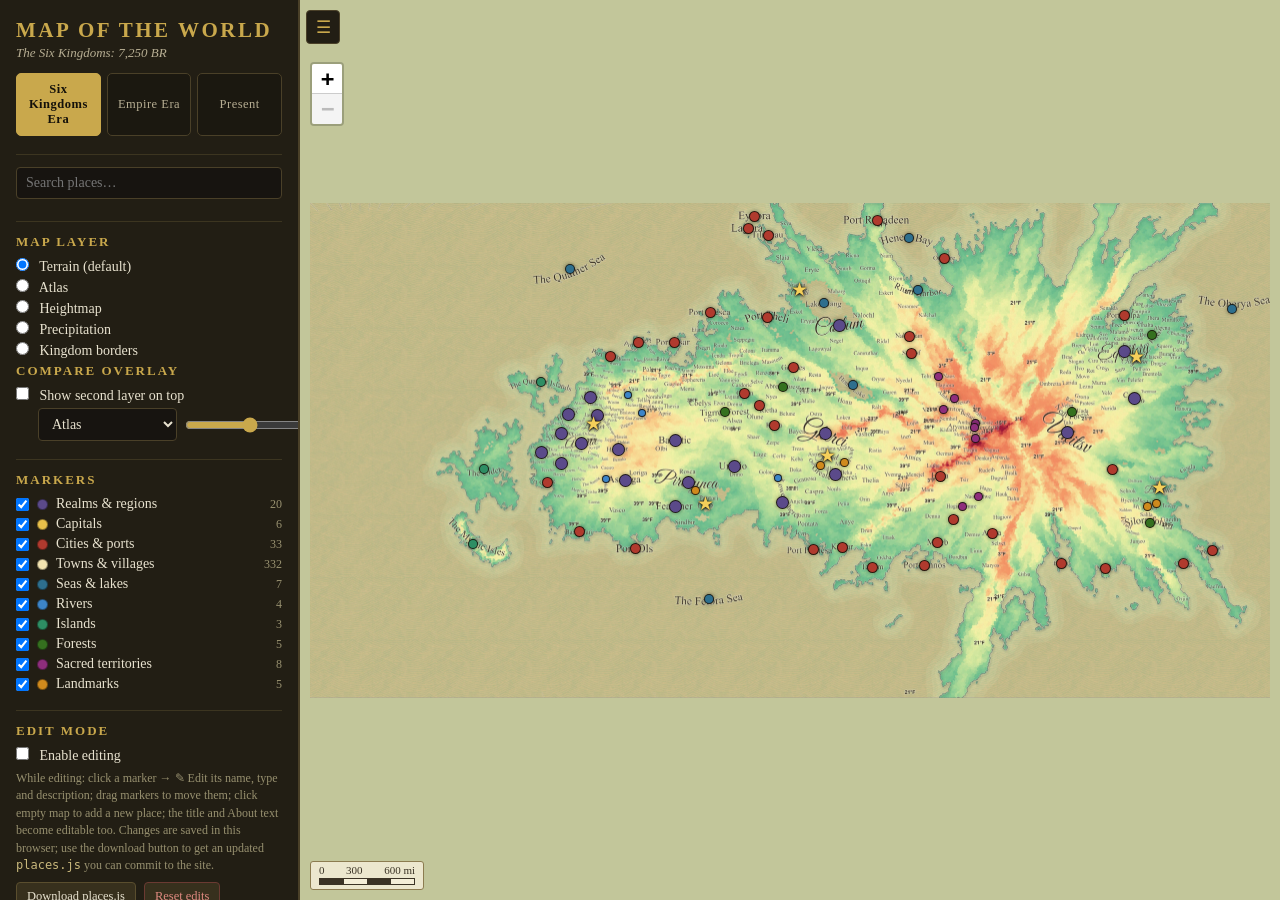
<file: index.html>
<!DOCTYPE html>
<html lang="en">
<head>
<meta charset="utf-8">
<meta name="viewport" content="width=device-width, initial-scale=1">
<title>Map of the World: The Six Kingdoms</title>
<link rel="icon" href="data:image/svg+xml,<svg xmlns='http://www.w3.org/2000/svg' viewBox='0 0 100 100'><text y='.9em' font-size='90'>🗺️</text></svg>">
<link rel="stylesheet" href="vendor/leaflet/leaflet.css">
<link rel="stylesheet" href="css/style.css?v=36">
</head>
<body>
<div id="app">
  <aside id="sidebar">
    <button id="sidebar-toggle" title="Toggle panel">&#9776;</button>
    <div id="sidebar-inner">
      <header>
        <h1 data-edit="title">Map of the World</h1>
        <p class="subtitle" data-edit="subtitle">The Six Kingdoms: 7,250 BR</p>
      </header>

      <div id="era-tabs">
        <button class="era-tab active" data-world="six">Six Kingdoms Era</button>
        <button class="era-tab" data-world="empire">Empire Era</button>
        <button class="era-tab" data-world="present">Present</button>
      </div>

      <div class="panel">
        <input id="search" type="search" placeholder="Search places&hellip;" autocomplete="off">
        <ul id="search-results"></ul>
      </div>

      <div class="panel">
        <h2>Map layer</h2>
        <div id="base-layers"></div>
        <h2>Compare overlay</h2>
        <label class="row"><input type="checkbox" id="cmp-on"> Show second layer on top</label>
        <div class="row indent">
          <select id="cmp-layer"></select>
          <input type="range" id="cmp-opacity" min="0" max="100" value="50" title="Overlay opacity">
        </div>
      </div>

      <div class="panel">
        <h2>Markers</h2>
        <div id="cat-toggles"></div>
      </div>

      <div class="panel">
        <h2>Edit mode</h2>
        <label class="row"><input type="checkbox" id="edit-on"> Enable editing</label>
        <p class="hint">While editing: click a marker &rarr; ✎ Edit its name, type
        and description; drag markers to move them; click empty map to add a new
        place; the title and About text become editable too. Changes are saved in
        this browser; use the download button to get an updated
        <code>places.js</code> you can commit to the site.</p>
        <div class="btn-row">
          <button id="export-btn">Download places.js</button>
          <button id="reset-btn" class="danger">Reset edits</button>
        </div>
      </div>

      <div class="panel">
        <h2 class="collapser" data-target="dist-body">Distance tracker <span class="chev">&#9662;</span></h2>
        <div id="dist-body" class="hidden">
          <p class="hint">Type two places, or click near two markers on the map and use
          <b>Measure ▸ start / ▸ end</b>. Shows overland distance and travel time; if both
          sit on the coast a sea route and sailing time appear too, and inland places are
          flagged as not reachable by ship.</p>
          <input id="dist-a" list="place-list" placeholder="From&hellip;" autocomplete="off">
          <input id="dist-b" list="place-list" placeholder="To&hellip;" autocomplete="off">
          <datalist id="place-list"></datalist>
          <div id="dist-result" class="hint"></div>
        </div>
      </div>

      <div class="panel">
        <h2 class="collapser" data-target="export-body">Export <span class="chev">&#9662;</span></h2>
        <div id="export-body" class="hidden">
          <p class="hint">Save an image of the current view (pan/zoom to frame it
          first; visible markers are included), or build a document.
          Toggles apply to documents:</p>
          <label class="row"><input type="checkbox" id="ex-map" checked> Full map image</label>
          <label class="row"><input type="checkbox" id="ex-kingdoms" checked> Kingdoms &amp; regions</label>
          <label class="row"><input type="checkbox" id="ex-settlements" checked> Cities &amp; towns</label>
          <label class="row"><input type="checkbox" id="ex-waters" checked> Seas, lakes &amp; rivers</label>
          <label class="row"><input type="checkbox" id="ex-islands" checked> Islands &amp; forests</label>
          <label class="row"><input type="checkbox" id="ex-sacred" checked> Sacred territories &amp; landmarks</label>
          <label class="row"><input type="checkbox" id="ex-biomes" checked> Biomes by kingdom</label>
          <div class="row indent">
            <select id="ex-format">
              <option value="png">Image of current view (.png)</option>
              <option value="jpg">Image of current view (.jpg)</option>
              <option value="html">Web page (.html)</option>
              <option value="md">Markdown (.md)</option>
              <option value="txt">Plain text (.txt)</option>
            </select>
          </div>
          <div class="btn-row"><button id="ex-go">Generate document</button></div>
        </div>
      </div>

      <div class="panel">
        <h2 class="collapser" data-target="biome-legend">Biomes <span class="chev">&#9662;</span></h2>
        <ul id="biome-legend" class="hidden"></ul>
      </div>

      <div class="panel about">
        <h2>About</h2>
        <p data-edit="about1">A map of the six kingdoms of the world, as they stood
        in 7,250 BR.</p>
      </div>
    </div>
  </aside>
  <div id="map"></div>
</div>
<script src="vendor/leaflet/leaflet.js"></script>
<script src="js/places.js?v=36"></script>
<script src="js/places_empire.js?v=36"></script>
<script src="js/places_present.js?v=36"></script>
<script src="js/searoutes.js?v=36"></script>
<script src="js/app.js?v=36"></script>
</body>
</html>
</file>
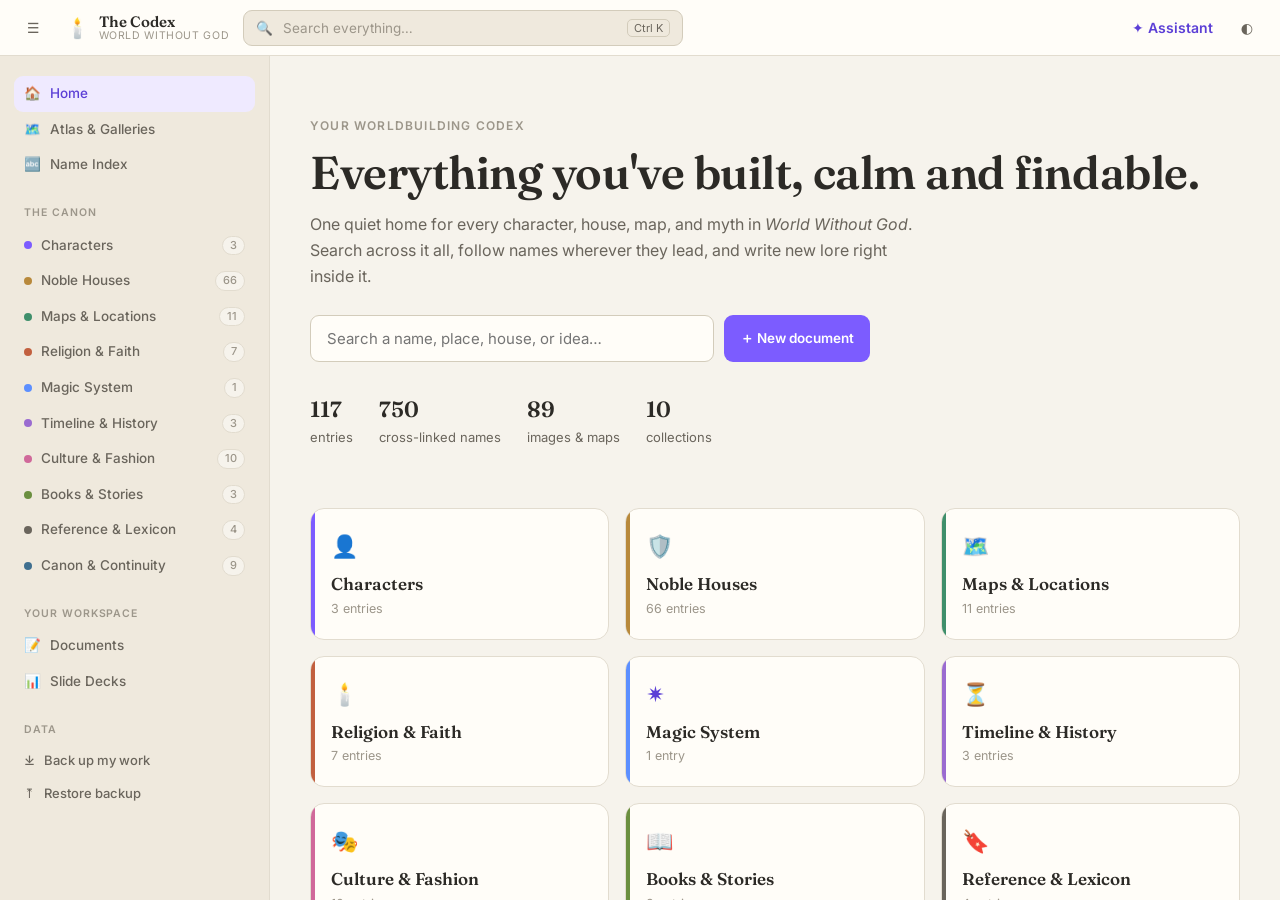
<file: site/index.html>
<!doctype html>
<html lang="en" data-theme="light">
<head>
<meta charset="utf-8">
<meta name="viewport" content="width=device-width, initial-scale=1">
<title>The Codex · World Without God</title>
<link rel="preconnect" href="https://fonts.googleapis.com">
<link rel="stylesheet" href="css/app.css">
<link rel="icon" href="data:image/svg+xml,%3Csvg xmlns='http://www.w3.org/2000/svg' viewBox='0 0 100 100'%3E%3Ctext y='.9em' font-size='90'%3E%F0%9F%95%AF%EF%B8%8F%3C/text%3E%3C/svg%3E">
</head>
<body>
<div id="app" class="loading">
  <!-- Top bar -->
  <header class="topbar">
    <button id="sidebarToggle" class="icon-btn" title="Toggle sidebar" aria-label="Toggle sidebar">☰</button>
    <a class="brand" href="#/">
      <span class="brand-mark">🕯️</span>
      <span class="brand-text">The Codex<small>World Without God</small></span>
    </a>
    <button id="searchOpen" class="search-trigger" title="Search (Ctrl+K)">
      <span>🔍</span><span class="st-label">Search everything…</span><kbd>Ctrl K</kbd>
    </button>
    <div class="topbar-right">
      <button id="assistantToggle" class="icon-btn accent" title="Codex Assistant">✦ Assistant</button>
      <button id="themeToggle" class="icon-btn" title="Toggle light / dark">◐</button>
    </div>
  </header>

  <!-- Sidebar -->
  <aside class="sidebar" id="sidebar">
    <nav id="nav"></nav>
  </aside>

  <!-- Main -->
  <main class="main" id="view"></main>

  <!-- Assistant panel -->
  <aside class="assistant" id="assistant" hidden>
    <div class="assistant-head">
      <strong>✦ Codex Assistant</strong>
      <button class="icon-btn" id="assistantClose" title="Close">✕</button>
    </div>
    <p class="assistant-sub">Your canon, at your fingertips. Type a name to pull everything you've written about it — or keep this open while you write and it recognises names as you go.</p>
    <input id="assistantInput" class="assistant-input" placeholder="Look up a name, place, house…" autocomplete="off">
    <div class="assistant-body" id="assistantBody"></div>
  </aside>

  <!-- Search overlay -->
  <div class="search-overlay" id="searchOverlay" hidden>
    <div class="search-box">
      <input id="searchInput" placeholder="Search characters, houses, places, lore…" autocomplete="off">
      <div class="search-hint">Type to search across everything · <kbd>Esc</kbd> to close</div>
      <div class="search-results" id="searchResults"></div>
    </div>
  </div>
</div>

<script src="data/db.js"></script>
<script src="js/app.js"></script>
<script src="js/editor.js"></script>
</body>
</html>
</file>
<file: vendor/leaflet/leaflet.css>
/* required styles */

.leaflet-pane,
.leaflet-tile,
.leaflet-marker-icon,
.leaflet-marker-shadow,
.leaflet-tile-container,
.leaflet-pane > svg,
.leaflet-pane > canvas,
.leaflet-zoom-box,
.leaflet-image-layer,
.leaflet-layer {
	position: absolute;
	left: 0;
	top: 0;
	}
.leaflet-container {
	overflow: hidden;
	}
.leaflet-tile,
.leaflet-marker-icon,
.leaflet-marker-shadow {
	-webkit-user-select: none;
	   -moz-user-select: none;
	        user-select: none;
	  -webkit-user-drag: none;
	}
/* Prevents IE11 from highlighting tiles in blue */
.leaflet-tile::selection {
	background: transparent;
}
/* Safari renders non-retina tile on retina better with this, but Chrome is worse */
.leaflet-safari .leaflet-tile {
	image-rendering: -webkit-optimize-contrast;
	}
/* hack that prevents hw layers "stretching" when loading new tiles */
.leaflet-safari .leaflet-tile-container {
	width: 1600px;
	height: 1600px;
	-webkit-transform-origin: 0 0;
	}
.leaflet-marker-icon,
.leaflet-marker-shadow {
	display: block;
	}
/* .leaflet-container svg: reset svg max-width decleration shipped in Joomla! (joomla.org) 3.x */
/* .leaflet-container img: map is broken in FF if you have max-width: 100% on tiles */
.leaflet-container .leaflet-overlay-pane svg {
	max-width: none !important;
	max-height: none !important;
	}
.leaflet-container .leaflet-marker-pane img,
.leaflet-container .leaflet-shadow-pane img,
.leaflet-container .leaflet-tile-pane img,
.leaflet-container img.leaflet-image-layer,
.leaflet-container .leaflet-tile {
	max-width: none !important;
	max-height: none !important;
	width: auto;
	padding: 0;
	}

.leaflet-container img.leaflet-tile {
	/* See: https://bugs.chromium.org/p/chromium/issues/detail?id=600120 */
	mix-blend-mode: plus-lighter;
}

.leaflet-container.leaflet-touch-zoom {
	-ms-touch-action: pan-x pan-y;
	touch-action: pan-x pan-y;
	}
.leaflet-container.leaflet-touch-drag {
	-ms-touch-action: pinch-zoom;
	/* Fallback for FF which doesn't support pinch-zoom */
	touch-action: none;
	touch-action: pinch-zoom;
}
.leaflet-container.leaflet-touch-drag.leaflet-touch-zoom {
	-ms-touch-action: none;
	touch-action: none;
}
.leaflet-container {
	-webkit-tap-highlight-color: transparent;
}
.leaflet-container a {
	-webkit-tap-highlight-color: rgba(51, 181, 229, 0.4);
}
.leaflet-tile {
	filter: inherit;
	visibility: hidden;
	}
.leaflet-tile-loaded {
	visibility: inherit;
	}
.leaflet-zoom-box {
	width: 0;
	height: 0;
	-moz-box-sizing: border-box;
	     box-sizing: border-box;
	z-index: 800;
	}
/* workaround for https://bugzilla.mozilla.org/show_bug.cgi?id=888319 */
.leaflet-overlay-pane svg {
	-moz-user-select: none;
	}

.leaflet-pane         { z-index: 400; }

.leaflet-tile-pane    { z-index: 200; }
.leaflet-overlay-pane { z-index: 400; }
.leaflet-shadow-pane  { z-index: 500; }
.leaflet-marker-pane  { z-index: 600; }
.leaflet-tooltip-pane   { z-index: 650; }
.leaflet-popup-pane   { z-index: 700; }

.leaflet-map-pane canvas { z-index: 100; }
.leaflet-map-pane svg    { z-index: 200; }

.leaflet-vml-shape {
	width: 1px;
	height: 1px;
	}
.lvml {
	behavior: url(#default#VML);
	display: inline-block;
	position: absolute;
	}


/* control positioning */

.leaflet-control {
	position: relative;
	z-index: 800;
	pointer-events: visiblePainted; /* IE 9-10 doesn't have auto */
	pointer-events: auto;
	}
.leaflet-top,
.leaflet-bottom {
	position: absolute;
	z-index: 1000;
	pointer-events: none;
	}
.leaflet-top {
	top: 0;
	}
.leaflet-right {
	right: 0;
	}
.leaflet-bottom {
	bottom: 0;
	}
.leaflet-left {
	left: 0;
	}
.leaflet-control {
	float: left;
	clear: both;
	}
.leaflet-right .leaflet-control {
	float: right;
	}
.leaflet-top .leaflet-control {
	margin-top: 10px;
	}
.leaflet-bottom .leaflet-control {
	margin-bottom: 10px;
	}
.leaflet-left .leaflet-control {
	margin-left: 10px;
	}
.leaflet-right .leaflet-control {
	margin-right: 10px;
	}


/* zoom and fade animations */

.leaflet-fade-anim .leaflet-popup {
	opacity: 0;
	-webkit-transition: opacity 0.2s linear;
	   -moz-transition: opacity 0.2s linear;
	        transition: opacity 0.2s linear;
	}
.leaflet-fade-anim .leaflet-map-pane .leaflet-popup {
	opacity: 1;
	}
.leaflet-zoom-animated {
	-webkit-transform-origin: 0 0;
	    -ms-transform-origin: 0 0;
	        transform-origin: 0 0;
	}
svg.leaflet-zoom-animated {
	will-change: transform;
}

.leaflet-zoom-anim .leaflet-zoom-animated {
	-webkit-transition: -webkit-transform 0.25s cubic-bezier(0,0,0.25,1);
	   -moz-transition:    -moz-transform 0.25s cubic-bezier(0,0,0.25,1);
	        transition:         transform 0.25s cubic-bezier(0,0,0.25,1);
	}
.leaflet-zoom-anim .leaflet-tile,
.leaflet-pan-anim .leaflet-tile {
	-webkit-transition: none;
	   -moz-transition: none;
	        transition: none;
	}

.leaflet-zoom-anim .leaflet-zoom-hide {
	visibility: hidden;
	}


/* cursors */

.leaflet-interactive {
	cursor: pointer;
	}
.leaflet-grab {
	cursor: -webkit-grab;
	cursor:    -moz-grab;
	cursor:         grab;
	}
.leaflet-crosshair,
.leaflet-crosshair .leaflet-interactive {
	cursor: crosshair;
	}
.leaflet-popup-pane,
.leaflet-control {
	cursor: auto;
	}
.leaflet-dragging .leaflet-grab,
.leaflet-dragging .leaflet-grab .leaflet-interactive,
.leaflet-dragging .leaflet-marker-draggable {
	cursor: move;
	cursor: -webkit-grabbing;
	cursor:    -moz-grabbing;
	cursor:         grabbing;
	}

/* marker & overlays interactivity */
.leaflet-marker-icon,
.leaflet-marker-shadow,
.leaflet-image-layer,
.leaflet-pane > svg path,
.leaflet-tile-container {
	pointer-events: none;
	}

.leaflet-marker-icon.leaflet-interactive,
.leaflet-image-layer.leaflet-interactive,
.leaflet-pane > svg path.leaflet-interactive,
svg.leaflet-image-layer.leaflet-interactive path {
	pointer-events: visiblePainted; /* IE 9-10 doesn't have auto */
	pointer-events: auto;
	}

/* visual tweaks */

.leaflet-container {
	background: #ddd;
	outline-offset: 1px;
	}
.leaflet-container a {
	color: #0078A8;
	}
.leaflet-zoom-box {
	border: 2px dotted #38f;
	background: rgba(255,255,255,0.5);
	}


/* general typography */
.leaflet-container {
	font-family: "Helvetica Neue", Arial, Helvetica, sans-serif;
	font-size: 12px;
	font-size: 0.75rem;
	line-height: 1.5;
	}


/* general toolbar styles */

.leaflet-bar {
	box-shadow: 0 1px 5px rgba(0,0,0,0.65);
	border-radius: 4px;
	}
.leaflet-bar a {
	background-color: #fff;
	border-bottom: 1px solid #ccc;
	width: 26px;
	height: 26px;
	line-height: 26px;
	display: block;
	text-align: center;
	text-decoration: none;
	color: black;
	}
.leaflet-bar a,
.leaflet-control-layers-toggle {
	background-position: 50% 50%;
	background-repeat: no-repeat;
	display: block;
	}
.leaflet-bar a:hover,
.leaflet-bar a:focus {
	background-color: #f4f4f4;
	}
.leaflet-bar a:first-child {
	border-top-left-radius: 4px;
	border-top-right-radius: 4px;
	}
.leaflet-bar a:last-child {
	border-bottom-left-radius: 4px;
	border-bottom-right-radius: 4px;
	border-bottom: none;
	}
.leaflet-bar a.leaflet-disabled {
	cursor: default;
	background-color: #f4f4f4;
	color: #bbb;
	}

.leaflet-touch .leaflet-bar a {
	width: 30px;
	height: 30px;
	line-height: 30px;
	}
.leaflet-touch .leaflet-bar a:first-child {
	border-top-left-radius: 2px;
	border-top-right-radius: 2px;
	}
.leaflet-touch .leaflet-bar a:last-child {
	border-bottom-left-radius: 2px;
	border-bottom-right-radius: 2px;
	}

/* zoom control */

.leaflet-control-zoom-in,
.leaflet-control-zoom-out {
	font: bold 18px 'Lucida Console', Monaco, monospace;
	text-indent: 1px;
	}

.leaflet-touch .leaflet-control-zoom-in, .leaflet-touch .leaflet-control-zoom-out  {
	font-size: 22px;
	}


/* layers control */

.leaflet-control-layers {
	box-shadow: 0 1px 5px rgba(0,0,0,0.4);
	background: #fff;
	border-radius: 5px;
	}
.leaflet-control-layers-toggle {
	background-image: url(images/layers.png);
	width: 36px;
	height: 36px;
	}
.leaflet-retina .leaflet-control-layers-toggle {
	background-image: url(images/layers-2x.png);
	background-size: 26px 26px;
	}
.leaflet-touch .leaflet-control-layers-toggle {
	width: 44px;
	height: 44px;
	}
.leaflet-control-layers .leaflet-control-layers-list,
.leaflet-control-layers-expanded .leaflet-control-layers-toggle {
	display: none;
	}
.leaflet-control-layers-expanded .leaflet-control-layers-list {
	display: block;
	position: relative;
	}
.leaflet-control-layers-expanded {
	padding: 6px 10px 6px 6px;
	color: #333;
	background: #fff;
	}
.leaflet-control-layers-scrollbar {
	overflow-y: scroll;
	overflow-x: hidden;
	padding-right: 5px;
	}
.leaflet-control-layers-selector {
	margin-top: 2px;
	position: relative;
	top: 1px;
	}
.leaflet-control-layers label {
	display: block;
	font-size: 13px;
	font-size: 1.08333em;
	}
.leaflet-control-layers-separator {
	height: 0;
	border-top: 1px solid #ddd;
	margin: 5px -10px 5px -6px;
	}

/* Default icon URLs */
.leaflet-default-icon-path { /* used only in path-guessing heuristic, see L.Icon.Default */
	background-image: url(images/marker-icon.png);
	}


/* attribution and scale controls */

.leaflet-container .leaflet-control-attribution {
	background: #fff;
	background: rgba(255, 255, 255, 0.8);
	margin: 0;
	}
.leaflet-control-attribution,
.leaflet-control-scale-line {
	padding: 0 5px;
	color: #333;
	line-height: 1.4;
	}
.leaflet-control-attribution a {
	text-decoration: none;
	}
.leaflet-control-attribution a:hover,
.leaflet-control-attribution a:focus {
	text-decoration: underline;
	}
.leaflet-attribution-flag {
	display: inline !important;
	vertical-align: baseline !important;
	width: 1em;
	height: 0.6669em;
	}
.leaflet-left .leaflet-control-scale {
	margin-left: 5px;
	}
.leaflet-bottom .leaflet-control-scale {
	margin-bottom: 5px;
	}
.leaflet-control-scale-line {
	border: 2px solid #777;
	border-top: none;
	line-height: 1.1;
	padding: 2px 5px 1px;
	white-space: nowrap;
	-moz-box-sizing: border-box;
	     box-sizing: border-box;
	background: rgba(255, 255, 255, 0.8);
	text-shadow: 1px 1px #fff;
	}
.leaflet-control-scale-line:not(:first-child) {
	border-top: 2px solid #777;
	border-bottom: none;
	margin-top: -2px;
	}
.leaflet-control-scale-line:not(:first-child):not(:last-child) {
	border-bottom: 2px solid #777;
	}

.leaflet-touch .leaflet-control-attribution,
.leaflet-touch .leaflet-control-layers,
.leaflet-touch .leaflet-bar {
	box-shadow: none;
	}
.leaflet-touch .leaflet-control-layers,
.leaflet-touch .leaflet-bar {
	border: 2px solid rgba(0,0,0,0.2);
	background-clip: padding-box;
	}


/* popup */

.leaflet-popup {
	position: absolute;
	text-align: center;
	margin-bottom: 20px;
	}
.leaflet-popup-content-wrapper {
	padding: 1px;
	text-align: left;
	border-radius: 12px;
	}
.leaflet-popup-content {
	margin: 13px 24px 13px 20px;
	line-height: 1.3;
	font-size: 13px;
	font-size: 1.08333em;
	min-height: 1px;
	}
.leaflet-popup-content p {
	margin: 17px 0;
	margin: 1.3em 0;
	}
.leaflet-popup-tip-container {
	width: 40px;
	height: 20px;
	position: absolute;
	left: 50%;
	margin-top: -1px;
	margin-left: -20px;
	overflow: hidden;
	pointer-events: none;
	}
.leaflet-popup-tip {
	width: 17px;
	height: 17px;
	padding: 1px;

	margin: -10px auto 0;
	pointer-events: auto;

	-webkit-transform: rotate(45deg);
	   -moz-transform: rotate(45deg);
	    -ms-transform: rotate(45deg);
	        transform: rotate(45deg);
	}
.leaflet-popup-content-wrapper,
.leaflet-popup-tip {
	background: white;
	color: #333;
	box-shadow: 0 3px 14px rgba(0,0,0,0.4);
	}
.leaflet-container a.leaflet-popup-close-button {
	position: absolute;
	top: 0;
	right: 0;
	border: none;
	text-align: center;
	width: 24px;
	height: 24px;
	font: 16px/24px Tahoma, Verdana, sans-serif;
	color: #757575;
	text-decoration: none;
	background: transparent;
	}
.leaflet-container a.leaflet-popup-close-button:hover,
.leaflet-container a.leaflet-popup-close-button:focus {
	color: #585858;
	}
.leaflet-popup-scrolled {
	overflow: auto;
	}

.leaflet-oldie .leaflet-popup-content-wrapper {
	-ms-zoom: 1;
	}
.leaflet-oldie .leaflet-popup-tip {
	width: 24px;
	margin: 0 auto;

	-ms-filter: "progid:DXImageTransform.Microsoft.Matrix(M11=0.70710678, M12=0.70710678, M21=-0.70710678, M22=0.70710678)";
	filter: progid:DXImageTransform.Microsoft.Matrix(M11=0.70710678, M12=0.70710678, M21=-0.70710678, M22=0.70710678);
	}

.leaflet-oldie .leaflet-control-zoom,
.leaflet-oldie .leaflet-control-layers,
.leaflet-oldie .leaflet-popup-content-wrapper,
.leaflet-oldie .leaflet-popup-tip {
	border: 1px solid #999;
	}


/* div icon */

.leaflet-div-icon {
	background: #fff;
	border: 1px solid #666;
	}


/* Tooltip */
/* Base styles for the element that has a tooltip */
.leaflet-tooltip {
	position: absolute;
	padding: 6px;
	background-color: #fff;
	border: 1px solid #fff;
	border-radius: 3px;
	color: #222;
	white-space: nowrap;
	-webkit-user-select: none;
	-moz-user-select: none;
	-ms-user-select: none;
	user-select: none;
	pointer-events: none;
	box-shadow: 0 1px 3px rgba(0,0,0,0.4);
	}
.leaflet-tooltip.leaflet-interactive {
	cursor: pointer;
	pointer-events: auto;
	}
.leaflet-tooltip-top:before,
.leaflet-tooltip-bottom:before,
.leaflet-tooltip-left:before,
.leaflet-tooltip-right:before {
	position: absolute;
	pointer-events: none;
	border: 6px solid transparent;
	background: transparent;
	content: "";
	}

/* Directions */

.leaflet-tooltip-bottom {
	margin-top: 6px;
}
.leaflet-tooltip-top {
	margin-top: -6px;
}
.leaflet-tooltip-bottom:before,
.leaflet-tooltip-top:before {
	left: 50%;
	margin-left: -6px;
	}
.leaflet-tooltip-top:before {
	bottom: 0;
	margin-bottom: -12px;
	border-top-color: #fff;
	}
.leaflet-tooltip-bottom:before {
	top: 0;
	margin-top: -12px;
	margin-left: -6px;
	border-bottom-color: #fff;
	}
.leaflet-tooltip-left {
	margin-left: -6px;
}
.leaflet-tooltip-right {
	margin-left: 6px;
}
.leaflet-tooltip-left:before,
.leaflet-tooltip-right:before {
	top: 50%;
	margin-top: -6px;
	}
.leaflet-tooltip-left:before {
	right: 0;
	margin-right: -12px;
	border-left-color: #fff;
	}
.leaflet-tooltip-right:before {
	left: 0;
	margin-left: -12px;
	border-right-color: #fff;
	}

/* Printing */

@media print {
	/* Prevent printers from removing background-images of controls. */
	.leaflet-control {
		-webkit-print-color-adjust: exact;
		print-color-adjust: exact;
		}
	}
</file>
<file: css/style.css>
:root {
  --ink: #3b3325;
  --parchment: #cdd2a2;
  --panel-bg: #221e14;
  --panel-fg: #e8e2cf;
  --accent: #c9a84c;
  --city: #b03a2e;
  --town: #f2e3b0;
  --region: #5b4a8a;
  --water: #2e6f8e;
  --island: #2e8e64;
  --forest: #35701f;
  --territory: #8e2e7c;
  --landmark: #d08a1d;
  --river: #3d85c8;
}

* { box-sizing: border-box; margin: 0; padding: 0; }

html, body, #app { height: 100%; }

body {
  font-family: Georgia, "Times New Roman", serif;
  background: #14110a;
  color: var(--panel-fg);
}

#app { display: flex; }

#map {
  flex: 1;
  height: 100%;
  background: #c2c69a;
  cursor: grab;
}
#map:active { cursor: grabbing; }

/* ---------- sidebar ---------- */
#sidebar {
  position: relative;
  width: 300px;
  flex: 0 0 auto;
  background: var(--panel-bg);
  border-right: 2px solid #4a4028;
  transition: margin-left .25s ease;
  z-index: 1200;
}
#sidebar.closed { margin-left: -300px; }

#sidebar-inner {
  height: 100%;
  overflow-y: auto;
  padding: 18px 16px 30px;
  scrollbar-width: thin;
}

#sidebar-toggle {
  position: absolute;
  top: 10px;
  right: -42px;
  width: 34px;
  height: 34px;
  border: 1px solid #4a4028;
  border-radius: 4px;
  background: var(--panel-bg);
  color: var(--accent);
  font-size: 17px;
  cursor: pointer;
  z-index: 1300;
}

header h1 {
  font-size: 21px;
  letter-spacing: 2.5px;
  color: var(--accent);
  text-transform: uppercase;
}
.subtitle { font-style: italic; color: #b6ad92; margin: 2px 0 4px; font-size: 13px; }

#era-tabs {
  display: flex;
  gap: 6px;
  margin-top: 12px;
}
.era-tab {
  flex: 1;
  padding: 8px 6px;
  font-family: Georgia, serif;
  font-size: 12.5px;
  letter-spacing: 0.5px;
  color: #b6ad92;
  background: #1b1810;
  border: 1px solid #4a4028;
  border-radius: 5px;
  cursor: pointer;
}
.era-tab:hover { background: #2a2416; }
.era-tab.active {
  color: #14110a;
  background: var(--accent);
  border-color: var(--accent);
  font-weight: bold;
}

.panel {
  margin-top: 18px;
  padding-top: 12px;
  border-top: 1px solid #3c3520;
}
.panel h2 {
  font-size: 13px;
  text-transform: uppercase;
  letter-spacing: 2px;
  color: var(--accent);
  margin-bottom: 8px;
}
.row { display: block; margin: 4px 0; font-size: 14px; cursor: pointer; }
.row.indent { margin-left: 22px; display: flex; gap: 8px; align-items: center; }
.row input[type="radio"], .row input[type="checkbox"] { margin-right: 7px; }

select, input[type="search"] {
  width: 100%;
  padding: 7px 9px;
  background: #171410;
  color: var(--panel-fg);
  border: 1px solid #4a4028;
  border-radius: 4px;
  font-family: inherit;
  font-size: 14px;
}
select { width: auto; flex: 1; }
input[type="range"] { flex: 1; accent-color: var(--accent); }

#search-results {
  list-style: none;
  max-height: 220px;
  overflow-y: auto;
  margin-top: 4px;
}
#search-results li {
  padding: 5px 8px;
  font-size: 14px;
  cursor: pointer;
  border-radius: 3px;
  display: flex;
  justify-content: space-between;
  gap: 10px;
}
#search-results li:hover { background: #37301d; }
#search-results .cat { color: #97906f; font-size: 11px; font-style: italic; white-space: nowrap; }

/* category toggles */
#cat-toggles label {
  display: flex;
  align-items: center;
  gap: 8px;
  margin: 4px 0;
  font-size: 14px;
  cursor: pointer;
}
#cat-toggles .swatch {
  width: 11px; height: 11px;
  border-radius: 50%;
  border: 1px solid rgba(0,0,0,.4);
  flex: 0 0 auto;
}
#cat-toggles .count { color: #97906f; font-size: 12px; margin-left: auto; }

/* biome legend */
#biome-legend { list-style: none; }
#biome-legend li {
  display: flex;
  align-items: center;
  gap: 9px;
  font-size: 13px;
  margin: 4px 0;
}
#biome-legend .bs {
  width: 16px; height: 12px;
  border: 1px solid rgba(0,0,0,.45);
  border-radius: 2px;
  flex: 0 0 auto;
}
.hidden { display: none; }
.collapser { cursor: pointer; user-select: none; }
.collapser .chev { float: right; transition: transform .2s; }
.collapser.open .chev { transform: rotate(180deg); }

.about p { font-size: 12.5px; color: #b6ad92; margin: 6px 0; line-height: 1.45; }

/* ---------- markers ---------- */
.dot {
  border-radius: 50%;
  border: 1.5px solid rgba(20, 16, 8, .85);
  box-shadow: 0 0 4px rgba(0,0,0,.45);
}
.dot-city      { background: var(--city); }
.dot-capital   { background: #e8c04a; }

.capital-star {
  color: #f5cf5a;
  font-size: 19px;
  line-height: 18px;
  text-align: center;
  text-shadow: 0 0 2px #201808, 0 1px 3px rgba(0,0,0,.8), 0 0 6px rgba(0,0,0,.5);
  cursor: pointer;
}
.dot-town      { background: var(--town); border-color: #5a4a26; }
.dot-region    { background: var(--region); }
.dot-water     { background: var(--water); }
.dot-river     { background: var(--river); }
.dot-island    { background: var(--island); }
.dot-forest    { background: var(--forest); }
.dot-territory { background: var(--territory); }
.dot-landmark  { background: var(--landmark); }

.leaflet-container { font-family: Georgia, serif; }

/* keep zoom control clear of the sidebar toggle button */
.leaflet-top.leaflet-left { margin-top: 52px; }

.leaflet-popup-content-wrapper {
  background: #f4eed7;
  color: var(--ink);
  border: 1px solid #8c7c50;
  border-radius: 6px;
}
.leaflet-popup-tip { background: #f4eed7; }
.popup-name { font-size: 17px; font-weight: bold; }
.popup-cat { font-size: 12px; font-style: italic; color: #6d6142; text-transform: capitalize; }
.popup-desc { font-size: 13px; margin-top: 5px; }

.leaflet-tooltip.place-tip {
  background: rgba(34, 30, 20, .92);
  color: #ecdfb9;
  border: 1px solid #6b5c35;
  font-family: Georgia, serif;
}

/* edit mode */
.hint { font-size: 12px; color: #97906f; line-height: 1.45; margin: 6px 0 8px; }
.hint code { color: #c9b87c; }
.btn-row { display: flex; gap: 8px; }
.btn-row button, .pbtn {
  font-family: inherit;
  font-size: 12.5px;
  padding: 6px 10px;
  background: #37301d;
  color: var(--panel-fg);
  border: 1px solid #5a4e2e;
  border-radius: 4px;
  cursor: pointer;
}
.btn-row button:hover, .pbtn:hover { background: #4a4028; }
button.danger { color: #e08a80; border-color: #6b3a32; }

.pbtn { margin-top: 8px; margin-right: 6px; }
.audio-btn { background: #2b4a2e; border-color: #3f6b45; }
.audio-btn:hover { background: #3a6340; }
.popup-measure { margin-top: 6px; }
.measure-btn { background: #2e3d4a; border-color: #45566b; margin-right: 6px; }
.measure-btn:hover { background: #3a4d63; }

.edit-form label { display: block; font-size: 12px; margin: 6px 0; color: #55492e; }
.edit-form input, .edit-form select, .edit-form textarea {
  display: block;
  width: 100%;
  margin-top: 2px;
  padding: 5px 7px;
  font-family: inherit;
  font-size: 13px;
  border: 1px solid #8c7c50;
  border-radius: 3px;
  background: #fffdf2;
  color: var(--ink);
  box-sizing: border-box;
}
.ef-row { display: flex; gap: 6px; }

body.editing #map { cursor: crosshair; }
body.editing #map:active { cursor: crosshair; }
body.editing [data-edit] {
  outline: 1px dashed #c9a84c88;
  outline-offset: 3px;
  cursor: text;
}

/* scale control */
.bela-scale {
  background: rgba(244, 238, 215, .85);
  color: var(--ink);
  border: 1px solid #8c7c50;
  border-radius: 3px;
  padding: 2px 8px 4px;
  font-size: 11px;
  line-height: 1.2;
}
.bela-scale .scale-labels {
  display: flex;
  justify-content: space-between;
  margin-bottom: 1px;
}
.bela-scale .segbar {
  display: flex;
  height: 7px;
  border: 1.5px solid var(--ink);
}
.bela-scale .seg { background: var(--ink); height: 100%; }
.bela-scale .seg.alt { background: #f4eed7; }

#dist-a, #dist-b {
  width: 100%;
  margin: 4px 0;
  padding: 6px 8px;
  background: #171410;
  color: var(--panel-fg);
  border: 1px solid #4a4028;
  border-radius: 4px;
  font-family: inherit;
  font-size: 13.5px;
  box-sizing: border-box;
}
#dist-result { margin-top: 6px; font-size: 13px; color: var(--panel-fg); line-height: 1.5; }
#dist-result:not(:empty) {
  background: #171410;
  border: 1px solid #4a4028;
  border-radius: 4px;
  padding: 8px 10px;
}
#dist-result b { color: var(--accent); }
#dist-result .dist-big { font-size: 19px; color: var(--accent); font-weight: bold; }
#dist-result .sea-yes { color: #7fc7e8; display: inline-block; margin-top: 4px; }
#dist-result .sea-no { color: #c99; display: inline-block; margin-top: 4px; font-style: italic; }

@media (max-width: 720px) {
  #sidebar { position: absolute; height: 100%; }
}
</file>
<file: site/css/app.css>
/* ============================================================
   The Codex — calm worldbuilding UI
   Design goals: quiet, warm, generous whitespace, one thing at a
   time. Serif for reading, clean sans for the interface.
   ============================================================ */
@import url('https://fonts.googleapis.com/css2?family=Fraunces:opsz,wght@9..144,400;9..144,500;9..144,600&family=Inter:wght@400;500;600&display=swap');

:root{
  --bg:#f6f3ec;            /* parchment */
  --bg-raised:#fffdf8;
  --bg-sunken:#efe9dd;
  --ink:#2c2a26;
  --ink-soft:#6a655c;
  --ink-faint:#9c968a;
  --line:#e2dccf;
  --line-strong:#d3ccbb;
  --accent:#7c5cff;        /* muted violet */
  --accent-soft:#efeaff;
  --accent-ink:#5b3fd6;
  --gold:#b8893b;
  --danger:#c2603f;
  --shadow:0 1px 2px rgba(60,50,30,.05),0 8px 30px rgba(60,50,30,.07);
  --radius:14px;
  --radius-sm:9px;
  --sans:'Inter',system-ui,-apple-system,sans-serif;
  --serif:'Fraunces',Georgia,serif;
  --side-w:270px;
  --assist-w:340px;
}
:root[data-theme="dark"]{
  --bg:#17151a;
  --bg-raised:#211e26;
  --bg-sunken:#100e13;
  --ink:#ece7f2;
  --ink-soft:#a49db2;
  --ink-faint:#726b80;
  --line:#2e2a36;
  --line-strong:#3b3646;
  --accent:#9d86ff;
  --accent-soft:#241f38;
  --accent-ink:#c3b4ff;
  --gold:#d6a95f;
  --danger:#e07a58;
  --shadow:0 1px 2px rgba(0,0,0,.3),0 12px 40px rgba(0,0,0,.35);
}

*{box-sizing:border-box}
[hidden]{display:none!important}
html,body{margin:0;height:100%}
body{
  background:var(--bg);color:var(--ink);
  font-family:var(--sans);font-size:15px;line-height:1.6;
  -webkit-font-smoothing:antialiased;
}
a{color:var(--accent-ink);text-decoration:none}
a:hover{text-decoration:underline}
kbd{font-family:var(--sans);font-size:11px;background:var(--bg-sunken);
  border:1px solid var(--line-strong);border-radius:5px;padding:1px 6px;color:var(--ink-soft)}
::selection{background:var(--accent-soft)}

/* ---------- layout grid ---------- */
#app{
  display:grid;
  grid-template-columns:var(--side-w) 1fr;
  grid-template-rows:56px 1fr;
  grid-template-areas:"top top" "side main";
  height:100vh;
}
#app.assist-open{grid-template-columns:var(--side-w) 1fr var(--assist-w);
  grid-template-areas:"top top top" "side main assist"}
#app.sidebar-collapsed{grid-template-columns:0 1fr}
#app.sidebar-collapsed.assist-open{grid-template-columns:0 1fr var(--assist-w)}

.topbar{grid-area:top;display:flex;align-items:center;gap:14px;
  padding:0 16px;background:var(--bg-raised);border-bottom:1px solid var(--line);
  position:sticky;top:0;z-index:30}
.sidebar{grid-area:side;background:var(--bg-sunken);border-right:1px solid var(--line);
  overflow-y:auto;padding:14px 10px 40px}
#app.sidebar-collapsed .sidebar{display:none}
.main{grid-area:main;overflow-y:auto;scroll-behavior:smooth}
.assistant{grid-area:assist;background:var(--bg-raised);border-left:1px solid var(--line);
  overflow-y:auto;padding:16px;display:flex;flex-direction:column;gap:12px}

/* ---------- top bar ---------- */
.brand{display:flex;align-items:center;gap:9px;color:var(--ink);font-weight:600}
.brand:hover{text-decoration:none}
.brand-mark{font-size:20px}
.brand-text{display:flex;flex-direction:column;line-height:1.05;font-family:var(--serif)}
.brand-text small{font-size:10.5px;color:var(--ink-faint);font-family:var(--sans);font-weight:400;letter-spacing:.06em;text-transform:uppercase}
.icon-btn{background:transparent;border:1px solid transparent;color:var(--ink-soft);
  font-size:14px;padding:7px 10px;border-radius:var(--radius-sm);cursor:pointer;font-family:var(--sans)}
.icon-btn:hover{background:var(--bg-sunken);color:var(--ink)}
.icon-btn.accent{color:var(--accent-ink);font-weight:600}
.icon-btn.accent:hover{background:var(--accent-soft)}
.topbar-right{margin-left:auto;display:flex;gap:6px;align-items:center}
.search-trigger{flex:1;max-width:440px;display:flex;align-items:center;gap:10px;
  background:var(--bg-sunken);border:1px solid var(--line-strong);border-radius:var(--radius-sm);
  padding:8px 12px;color:var(--ink-faint);cursor:text;font-family:var(--sans);font-size:13.5px}
.search-trigger:hover{border-color:var(--accent)}
.search-trigger .st-label{flex:1;text-align:left}
.search-trigger kbd{margin-left:auto}

/* ---------- sidebar nav ---------- */
.nav-section{margin:6px 4px 18px}
.nav-title{font-size:10.5px;text-transform:uppercase;letter-spacing:.09em;
  color:var(--ink-faint);font-weight:600;padding:4px 10px;margin-bottom:2px}
.nav-item{display:flex;align-items:center;gap:9px;padding:7px 10px;border-radius:var(--radius-sm);
  color:var(--ink-soft);cursor:pointer;font-size:13.5px;font-weight:500}
.nav-item:hover{background:var(--bg-raised);color:var(--ink);text-decoration:none}
.nav-item.active{background:var(--accent-soft);color:var(--accent-ink)}
.nav-item .dot{width:8px;height:8px;border-radius:50%;flex:none}
.nav-item .count{margin-left:auto;font-size:11px;color:var(--ink-faint);
  background:var(--bg);border:1px solid var(--line);border-radius:20px;padding:0 7px}
.nav-item.mini{font-size:13px;padding:6px 10px}
.nav-new{color:var(--accent-ink);font-weight:600}

/* ---------- generic ---------- */
.wrap{max-width:860px;margin:0 auto;padding:36px 40px 120px}
.wrap.wide{max-width:1180px}
h1,h2,h3{font-family:var(--serif);font-weight:600;line-height:1.2;color:var(--ink)}
.page-kicker{font-size:12px;text-transform:uppercase;letter-spacing:.1em;color:var(--ink-faint);font-weight:600;margin-bottom:10px}
.muted{color:var(--ink-soft)}
.faint{color:var(--ink-faint)}
.btn{display:inline-flex;align-items:center;gap:7px;background:var(--accent);color:#fff;border:none;
  padding:9px 16px;border-radius:var(--radius-sm);font-family:var(--sans);font-weight:600;font-size:13.5px;cursor:pointer}
.btn:hover{filter:brightness(1.06);text-decoration:none}
.btn.ghost{background:transparent;color:var(--ink-soft);border:1px solid var(--line-strong)}
.btn.ghost:hover{background:var(--bg-sunken);color:var(--ink)}
.btn.sm{padding:6px 11px;font-size:12.5px}
.chip{display:inline-flex;align-items:center;gap:6px;font-size:11.5px;font-weight:600;
  padding:3px 10px;border-radius:20px;background:var(--bg-sunken);color:var(--ink-soft);border:1px solid var(--line)}
.chip .dot{width:7px;height:7px;border-radius:50%}

/* ---------- home ---------- */
.hero{padding:60px 40px 30px;max-width:1180px;margin:0 auto}
.hero h1{font-size:clamp(30px,4vw,46px);letter-spacing:-.01em;margin:0 0 12px}
.hero p{font-size:16px;color:var(--ink-soft);max-width:620px;margin:0}
.hero-search{margin-top:26px;max-width:560px;display:flex;gap:10px}
.hero-search input{flex:1;padding:13px 16px;font-size:15px;border:1px solid var(--line-strong);
  border-radius:var(--radius-sm);background:var(--bg-raised);color:var(--ink);font-family:var(--sans)}
.hero-search input:focus{outline:none;border-color:var(--accent)}
.stat-row{display:flex;gap:26px;flex-wrap:wrap;margin-top:30px;color:var(--ink-soft);font-size:13px}
.stat-row b{font-family:var(--serif);font-size:22px;color:var(--ink);display:block;font-weight:600}

.cat-grid{display:grid;grid-template-columns:repeat(auto-fill,minmax(240px,1fr));gap:16px;
  max-width:1180px;margin:10px auto 0;padding:20px 40px 80px}
.cat-card{background:var(--bg-raised);border:1px solid var(--line);border-radius:var(--radius);
  padding:20px;cursor:pointer;transition:transform .12s,box-shadow .12s,border-color .12s;position:relative;overflow:hidden}
.cat-card:hover{transform:translateY(-2px);box-shadow:var(--shadow);border-color:var(--line-strong);text-decoration:none}
.cat-card .ic{font-size:22px;margin-bottom:10px;display:block}
.cat-card h3{margin:0 0 4px;font-size:17px}
.cat-card .n{font-size:12.5px;color:var(--ink-faint)}
.cat-card .bar{position:absolute;left:0;top:0;bottom:0;width:4px}

/* ---------- listing ---------- */
.list-grid{display:grid;grid-template-columns:repeat(auto-fill,minmax(250px,1fr));gap:14px;margin-top:24px}
.entry-card{background:var(--bg-raised);border:1px solid var(--line);border-radius:var(--radius);
  padding:16px 18px;cursor:pointer;transition:border-color .12s,box-shadow .12s;display:flex;flex-direction:column;gap:7px}
.entry-card:hover{border-color:var(--accent);box-shadow:var(--shadow);text-decoration:none}
.entry-card h3{margin:0;font-size:15.5px}
.entry-card p{margin:0;font-size:12.5px;color:var(--ink-soft);
  display:-webkit-box;-webkit-line-clamp:3;-webkit-box-orient:vertical;overflow:hidden}
.entry-card .meta{font-size:11px;color:var(--ink-faint);display:flex;gap:8px;align-items:center;margin-top:auto}

/* ---------- entry / reading ---------- */
.reading{max-width:760px}
.reading .motto{font-family:var(--serif);font-style:italic;font-size:19px;color:var(--gold);
  border-left:3px solid var(--gold);padding:6px 0 6px 18px;margin:18px 0 26px}
.reading h1{font-size:34px;margin:0 0 4px;letter-spacing:-.01em}
.reading h3{font-size:15px;text-transform:uppercase;letter-spacing:.07em;color:var(--accent-ink);
  margin:34px 0 12px;font-family:var(--sans);font-weight:600}
.reading p{margin:0 0 15px;font-family:var(--serif);font-size:16.5px;line-height:1.72;color:#403c34}
:root[data-theme="dark"] .reading p{color:#d7d1e2}
.facts{display:grid;grid-template-columns:auto 1fr;gap:2px 20px;margin:8px 0 24px;
  background:var(--bg-raised);border:1px solid var(--line);border-radius:var(--radius);padding:16px 20px}
.facts dt{font-size:11px;text-transform:uppercase;letter-spacing:.06em;color:var(--ink-faint);font-weight:600;padding:6px 0;align-self:center}
.facts dd{margin:0;padding:6px 0;font-size:14px;color:var(--ink);border-bottom:1px solid var(--line)}
.facts dt{border-bottom:1px solid var(--line)}
.facts dt:last-of-type,.facts dd:last-of-type{border-bottom:none}
.xref{color:var(--accent-ink);border-bottom:1px dotted var(--accent);cursor:pointer}
.xref:hover{background:var(--accent-soft);text-decoration:none}

.entry-head{display:flex;flex-wrap:wrap;gap:10px;align-items:center;margin-bottom:6px}
.entry-actions{display:flex;gap:8px;flex-wrap:wrap;margin:14px 0 8px}

.backlinks{margin-top:20px;background:var(--bg-sunken);border:1px solid var(--line);
  border-radius:var(--radius);padding:16px 20px}
.backlinks h4{margin:0 0 10px;font-size:12px;text-transform:uppercase;letter-spacing:.07em;color:var(--ink-faint)}
.backlinks a{display:block;padding:5px 0;font-size:13.5px}

/* ---------- galleries ---------- */
.gallery{display:grid;grid-template-columns:repeat(auto-fill,minmax(200px,1fr));gap:12px;margin-top:20px}
.gallery figure{margin:0;background:var(--bg-raised);border:1px solid var(--line);border-radius:var(--radius-sm);overflow:hidden;cursor:zoom-in}
.gallery img{width:100%;height:170px;object-fit:cover;display:block;background:var(--bg-sunken)}
.gallery figcaption{font-size:11px;color:var(--ink-faint);padding:7px 10px}
.lightbox{position:fixed;inset:0;background:rgba(20,16,12,.92);display:flex;align-items:center;justify-content:center;z-index:100;padding:30px}
.lightbox img{max-width:100%;max-height:100%;border-radius:8px}

/* ---------- search overlay ---------- */
.search-overlay{position:fixed;inset:0;background:rgba(30,24,16,.35);backdrop-filter:blur(3px);
  z-index:80;display:flex;justify-content:center;padding-top:11vh}
.search-box{width:min(680px,92vw);height:fit-content;max-height:74vh;background:var(--bg-raised);
  border:1px solid var(--line-strong);border-radius:var(--radius);box-shadow:var(--shadow);overflow:hidden;display:flex;flex-direction:column}
.search-box input{border:none;border-bottom:1px solid var(--line);padding:18px 22px;font-size:17px;
  background:transparent;color:var(--ink);font-family:var(--sans)}
.search-box input:focus{outline:none}
.search-hint{padding:8px 22px;font-size:11.5px;color:var(--ink-faint);border-bottom:1px solid var(--line)}
.search-results{overflow-y:auto;padding:8px}
.sr-item{display:block;padding:11px 14px;border-radius:var(--radius-sm);cursor:pointer}
.sr-item:hover,.sr-item.sel{background:var(--accent-soft);text-decoration:none}
.sr-item .t{font-size:14.5px;font-weight:600;color:var(--ink)}
.sr-item .c{font-size:11px;color:var(--ink-faint);margin-left:8px;font-weight:500}
.sr-item .s{font-size:12.5px;color:var(--ink-soft);margin-top:3px;
  display:-webkit-box;-webkit-line-clamp:2;-webkit-box-orient:vertical;overflow:hidden}
.sr-item mark{background:var(--accent-soft);color:var(--accent-ink);padding:0 2px;border-radius:3px}
.sr-empty{padding:30px;text-align:center;color:var(--ink-faint)}
.sr-group{font-size:10.5px;text-transform:uppercase;letter-spacing:.08em;color:var(--ink-faint);padding:10px 14px 4px;font-weight:600}

/* ---------- assistant ---------- */
.assistant-head{display:flex;align-items:center;justify-content:space-between}
.assistant-sub{font-size:12px;color:var(--ink-faint);margin:0;line-height:1.5}
.assistant-input{padding:10px 12px;border:1px solid var(--line-strong);border-radius:var(--radius-sm);
  background:var(--bg-sunken);color:var(--ink);font-family:var(--sans);font-size:13.5px}
.assistant-input:focus{outline:none;border-color:var(--accent)}
.assistant-body{display:flex;flex-direction:column;gap:10px}
.blurb{background:var(--bg-sunken);border:1px solid var(--line);border-radius:var(--radius-sm);padding:12px 14px}
.blurb .bt{font-family:var(--serif);font-size:15px;font-weight:600;display:flex;align-items:center;gap:7px}
.blurb .bc{font-size:10.5px;color:var(--ink-faint);text-transform:uppercase;letter-spacing:.06em;margin:2px 0 7px}
.blurb .bs{font-size:12.5px;color:var(--ink-soft);line-height:1.55}
.blurb .bl{font-size:11.5px;margin-top:8px;color:var(--ink-faint)}
.blurb .bl b{color:var(--ink-soft)}
.assistant-hint{font-size:12px;color:var(--ink-faint);text-align:center;padding:20px 10px;line-height:1.6}
.recog{display:flex;flex-wrap:wrap;gap:6px;margin-top:4px}
.recog .chip{cursor:pointer}
.recog .chip:hover{border-color:var(--accent);color:var(--accent-ink)}

/* ---------- editor (docs + slides) ---------- */
.doc-toolbar{position:sticky;top:0;z-index:10;display:flex;flex-wrap:wrap;gap:4px;align-items:center;
  background:var(--bg-raised);border-bottom:1px solid var(--line);padding:8px 16px}
.doc-toolbar button,.doc-toolbar select{background:transparent;border:1px solid transparent;color:var(--ink-soft);
  padding:6px 9px;border-radius:6px;cursor:pointer;font-family:var(--sans);font-size:13px;min-width:30px}
.doc-toolbar button:hover{background:var(--bg-sunken);color:var(--ink)}
.doc-toolbar .sep{width:1px;height:20px;background:var(--line);margin:0 4px}
.doc-toolbar .save-state{margin-left:auto;font-size:11.5px;color:var(--ink-faint)}
.doc-title{width:100%;border:none;background:transparent;font-family:var(--serif);font-size:32px;
  font-weight:600;color:var(--ink);padding:8px 0;margin-bottom:6px}
.doc-title:focus{outline:none}
.doc-editor{min-height:60vh;font-family:var(--serif);font-size:17px;line-height:1.75;color:var(--ink);outline:none}
.doc-editor:empty:before{content:attr(data-ph);color:var(--ink-faint)}
.doc-editor h1{font-size:28px;margin:18px 0 8px}
.doc-editor h2{font-size:22px;margin:16px 0 8px}
.doc-editor blockquote{border-left:3px solid var(--accent);margin:12px 0;padding:2px 0 2px 16px;color:var(--ink-soft);font-style:italic}
.doc-editor img{max-width:100%;border-radius:8px;margin:8px 0}
.doc-editor mark.ent{background:var(--accent-soft);border-radius:3px;padding:0 1px}

.deck-stage{display:grid;grid-template-columns:180px 1fr;gap:16px;height:calc(100vh - 56px)}
.slide-strip{overflow-y:auto;padding:14px;border-right:1px solid var(--line);background:var(--bg-sunken)}
.slide-thumb{background:var(--bg-raised);border:2px solid var(--line);border-radius:8px;aspect-ratio:16/9;
  margin-bottom:10px;padding:8px;font-size:9px;color:var(--ink-soft);cursor:pointer;overflow:hidden;position:relative}
.slide-thumb.active{border-color:var(--accent)}
.slide-thumb .num{position:absolute;top:3px;left:5px;font-size:9px;color:var(--ink-faint)}
.slide-editor-wrap{padding:24px;overflow-y:auto}
.slide-canvas{background:var(--bg-raised);border:1px solid var(--line);border-radius:var(--radius);
  aspect-ratio:16/9;max-width:900px;margin:0 auto;padding:6% 7%;display:flex;flex-direction:column;justify-content:center}
.slide-canvas [contenteditable]{outline:none}
.slide-canvas .s-title{font-family:var(--serif);font-size:40px;font-weight:600;margin-bottom:14px}
.slide-canvas .s-body{font-size:20px;line-height:1.5;color:var(--ink-soft)}
.present{position:fixed;inset:0;background:#0d0b10;color:#f4f0fa;z-index:200;display:flex;
  align-items:center;justify-content:center;flex-direction:column;padding:8%;text-align:center}
.present .s-title{font-family:var(--serif);font-size:clamp(34px,6vw,72px);margin-bottom:24px}
.present .s-body{font-size:clamp(18px,3vw,30px);color:#c8c0da;max-width:70%}
.present .p-nav{position:fixed;bottom:24px;font-size:13px;color:#8a83a0}

.empty-state{text-align:center;padding:70px 20px;color:var(--ink-faint)}
.empty-state .ic{font-size:40px;margin-bottom:12px}

/* loading */
#app.loading .main:before{content:"Opening the Codex…";display:block;padding:80px;text-align:center;color:var(--ink-faint);font-family:var(--serif);font-size:18px}

/* mobile */
@media(max-width:860px){
  #app,#app.assist-open{grid-template-columns:1fr;grid-template-areas:"top" "main"}
  .sidebar{position:fixed;top:56px;bottom:0;left:0;width:var(--side-w);z-index:40;box-shadow:var(--shadow)}
  #app.sidebar-collapsed .sidebar{display:none}
  #app:not(.sidebar-collapsed) .sidebar{display:block}
  .assistant{position:fixed;top:56px;bottom:0;right:0;width:min(340px,90vw);z-index:40}
  .search-trigger .st-label,.search-trigger kbd{display:none}
  .wrap,.hero,.cat-grid{padding-left:20px;padding-right:20px}
  .deck-stage{grid-template-columns:1fr}
  .slide-strip{display:flex;gap:8px;border-right:none;border-bottom:1px solid var(--line)}
  .slide-thumb{min-width:120px}
}
</file>
